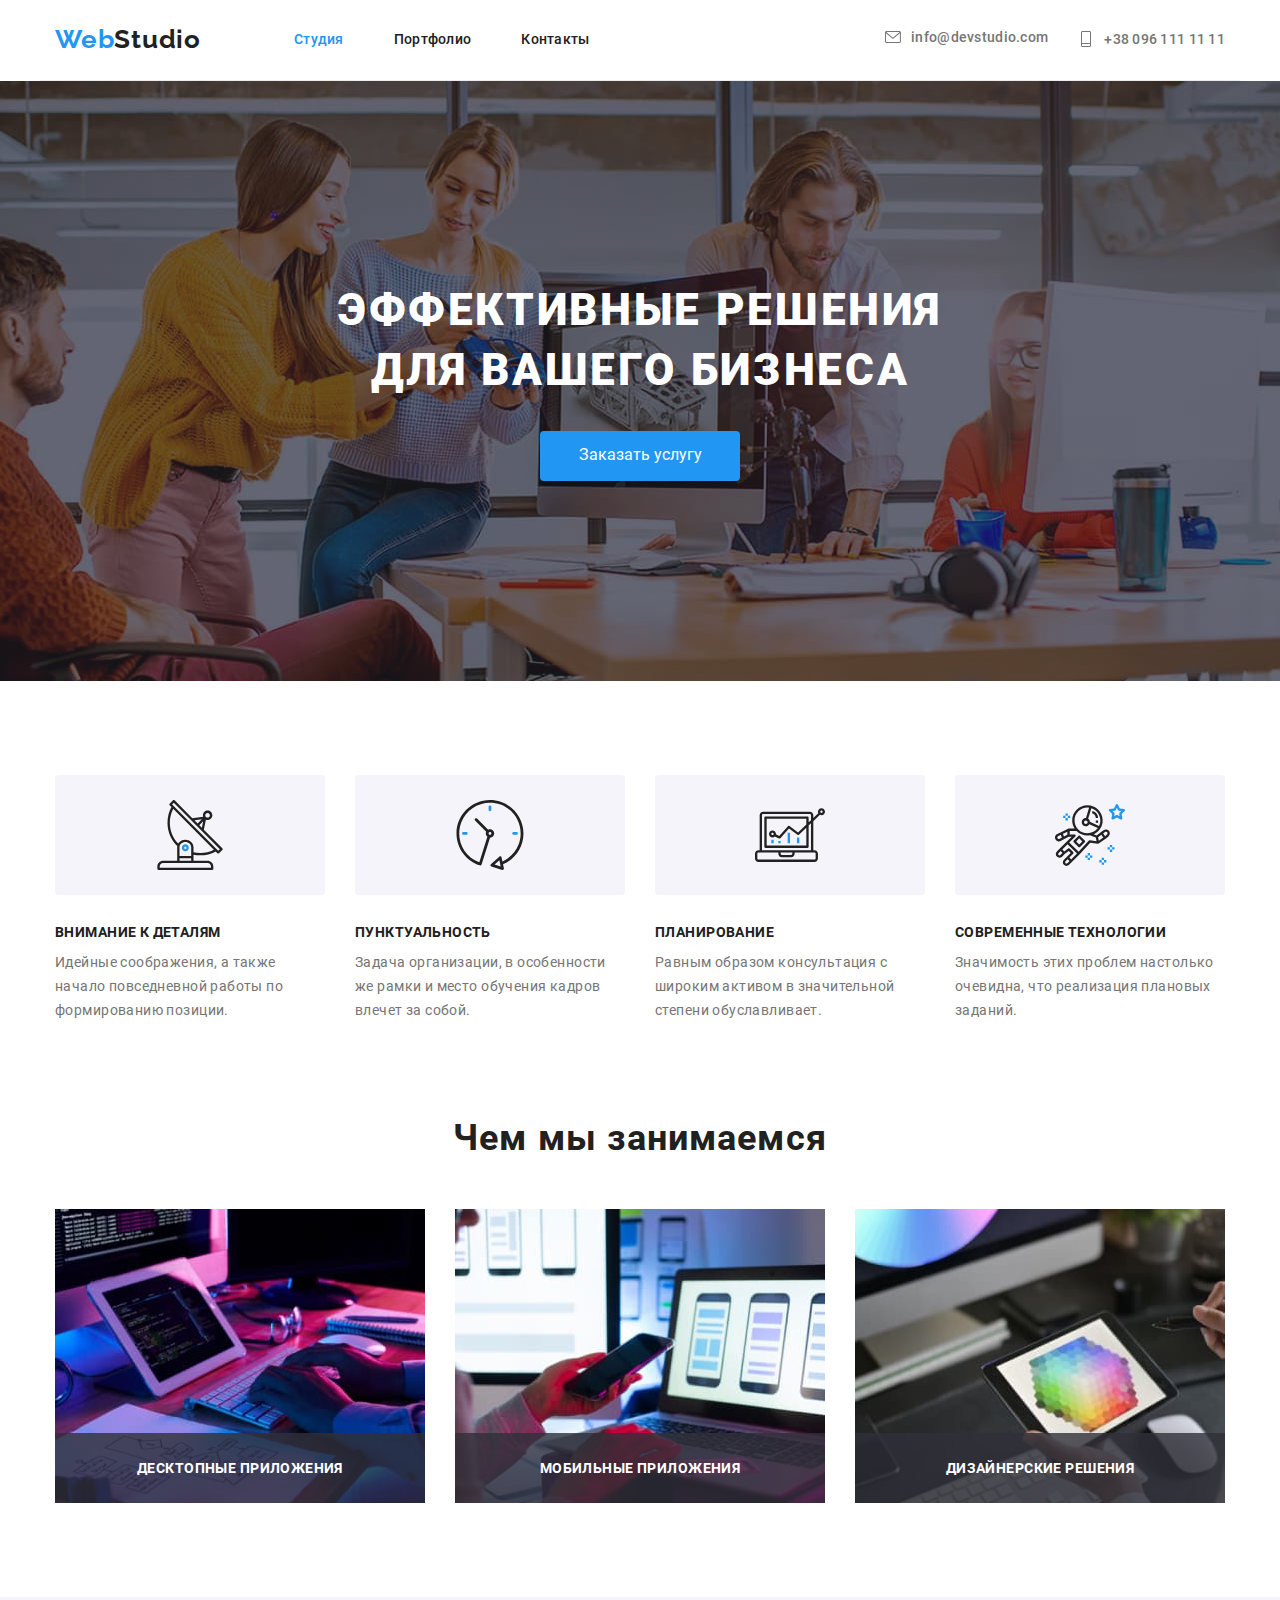
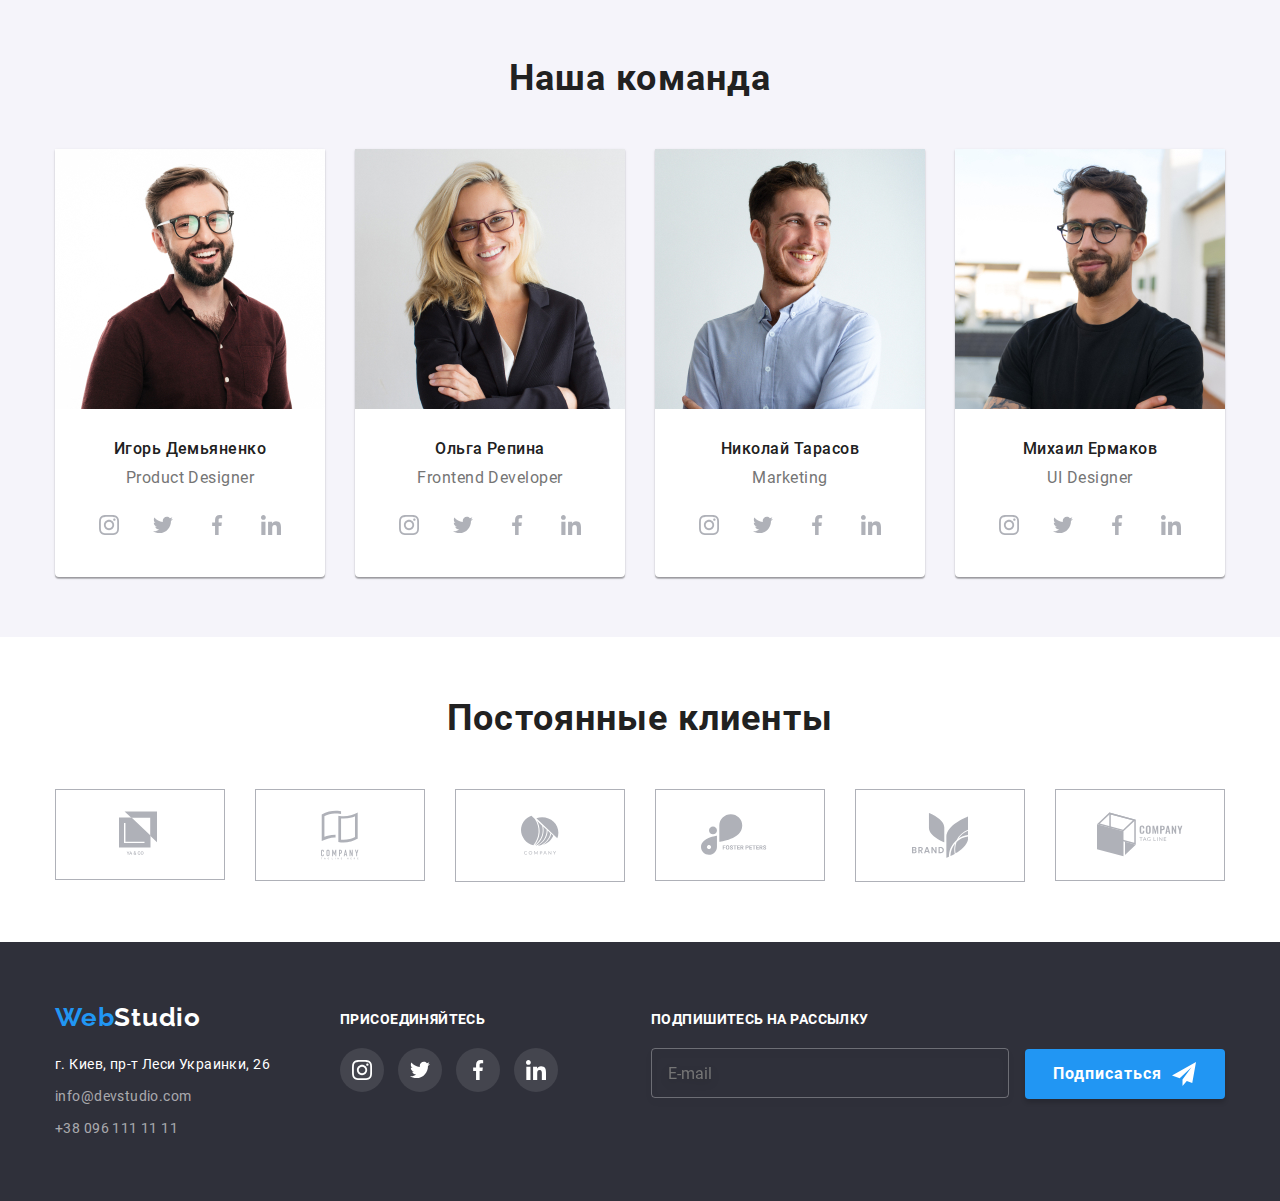
<file: index.html>
<!DOCTYPE html>
<html lang="ru">
    <head>
        <meta charset="UTF-8">
        <meta name="viewport" content="width=device-width, initial-scale=1.0"/>
        <title>Document</title>
        <link rel="stylesheet" href="https://cdnjs.cloudflare.com/ajax/libs/modern-normalize/1.0.0/modern-normalize.min.css">
        <link rel="stylesheet" href="css/main.min.css">
    </head>
    <body>
        <header class="header">
            <div class="container header__container">               
                <a class="logo" href="" lang="en">
                    <span class="logo__text">Web</span>Studio
                </a>
                <nav class="header__nav">
                    <div class="header__menu" data-menu>
                        <ul class="header__list-menu">
                            <li class="header__item"><a class="header__page header__page--active" href="./index.html">Студия</a></li>
                            <li class="header__item"><a class="header__page" href="./portfolio.html">Портфолио</a></li>
                            <li class="header__item"><a class="header__page" href="">Контакты</a></li>
                        </ul>
                        <ul class="header__list-contact">
                            <li class="header__list-item">
                                <a class="header__page-tell header__page--contact" href="tel:+380961111111">
                                    +38 096 111 11 11
                                </a>
                            </li>
                            <li class="header__item-contact">
                                <a class="header__page-email header__page--contact" href="mailto:info@devstudio.com">
                                    info@devstudio.com
                                </a>
                            </li>                                
                        </ul>
                        <ul class="header__social">
                            <li class="header__social-link"><a class="header__social-text"> Instagram</a></li>
                            <li class="header__social-link"><a class="header__social-text">Twitter</a></li>
                            <li class="header__social-link"><a class="header__social-text">Facebook</a></li>
                            <li><a class="header__social-text">LinkedIn</a></li>
                        </ul>                                                
                    </div>
                    <button type="button" class="header__button" aria-expanded="false" data-menu-button>
                        <svg weight="24" height="16" aria-label="переключатель мобильного меню" >
                            <use class="header__button-menu" href="./img/symbol-defs.svg#icon-menu"></use>
                            <use class="header__button-close" href="./img/symbol-defs.svg#icon-close-menu"></use>
                        </svg>
                    </button>
                </nav>
                <div class="header__contact">
                    <ul class="header__list">
                        <li class="header__item-contact">
                            <a class="header__page-contact header__page--contact" href="mailto:info@devstudio.com">
                                <svg weight="16" height="12" class="header__icon">
                                    <use href="./img/symbol-defs.svg#icon-email"></use>
                                </svg>
                                info@devstudio.com
                            </a>
                        </li>
                        <li>
                            <a class="header__page-contact header__page--contact" href="tel:+380961111111">
                                <svg weight="10" height="16" class="header__icon">
                                    <use href="./img/symbol-defs.svg#icon-tell"></use>
                                </svg>
                                +38 096 111 11 11
                            </a>
                        </li>                                                              
                    </ul>
                </div>                
            </div>   
        </header>

        <main>
            <!--Герой-->
            <div class="hero">
                <div class="hero__overlay">
                    <section class="hero__section container" > 
                            <h1 class="hero__title">Эффективные решения для вашего бизнеса</h1>
                            <button type="button" class="hero__button" data-modal-open>Заказать услугу</button>
                    </section>
                </div>
            </div>

            <!--Особенности-->
            <section class="features">
                <div class="container">
                    <h2 class="features__title">Особенности</h2>
                    <ul class="features__list">
                        <li class="features__item">
                            <div class="features__icon">
                                <svg class="features__icon-size">
                                    <use href="./img/symbol-defs.svg#icon-antenna"></use>
                                </svg>
                            </div>
                            <h3 class="features__item-title">Внимание к деталям</h3>
                            <p class="features__item-text">Идейные соображения, а также начало повседневной работы по формированию позиции.</p>
                        </li>
                        <li class="features__item">
                            <div class="features__icon">
                                <svg class="features__icon-size">
                                    <use href="./img/symbol-defs.svg#icon-clock"></use>
                                </svg>
                            </div>
                            <h3 class="features__item-title">Пунктуальность</h3>
                            <p class="features__item-text">Задача организации, в особенности же рамки и место обучения кадров влечет за собой.</p>
                        </li>
                        <li class="features__item">
                            <div class="features__icon">
                                <svg class="features__icon-size">
                                    <use href="./img/symbol-defs.svg#icon-diagram"></use>
                                </svg>
                            </div>
                            <h3 class="features__item-title">Планирование</h3>
                            <p class="features__item-text">Равным образом консультация с широким активом в значительной степени обуславливает.</p>
                        </li>
                        <li class="features__item">
                            <div class="features__icon">
                                <svg class="features__icon-size">
                                    <use href="./img/symbol-defs.svg#icon-astronaut"></use>
                                </svg>
                            </div>
                            <h3 class="features__item-title">Современные технологии</h3>
                            <p class="features__item-text">Значимость этих проблем настолько очевидна, что реализация плановых заданий.</p>
                        </li>
                    </ul>
                </div>
            </section>

            <!--Чем мы занимаемся-->
            <section class="work">
                <div class="container">
                    <h2 class="title">Чем мы занимаемся</h2>
                    <ul class="work__list">
                        <li class="work__item">
                           <div class="work__list">
                                <img class="img" srcset="./img/desk/gadget.jpg 1x, ./img/desk/gadget@2x.jpg 2x"
                                 src="./img/desk/gadget.jpg" alt="Планшет с клавиатурой" width="370"/>
                                <h3 class="work__text">Десктопные приложения</h3>
                           </div>
                        </li>
                        <li class="work__item">
                            <div class="work__list">
                                <img class="work__img" srcset="./img/desk/phone.jpg 1x, ./img/desk/phone@2x.jpg 2x" 
                                src="./img/phone.jpg" alt="Телефон" width="370"/>
                                <h3 class="work__text">Мобильные приложения</h3>
                            </div>
                        </li>
                        <li class="work__item">
                            <div class="work__list">
                                <img class="work__img" srcset="./img/desk/tablet.jpg 1x, ./img/desk/tablet@2x.jpg 2x"
                                 src="./img/desk/tablet.jpg" alt="Планшет" width="370"/>
                                <h3 class="work__text">Дизайнерские решения</h3>
                            </div>
                        </li>
                    </ul>
                </div>
            </section>

            <!--Наша команда-->
            <section class="team">
                <div class="container">
                    <h2 class="title">Наша команда</h2>
                    <ul class="team__list">
                        <li class="team__item">
                            <picture>
                                <source srcset="./img/desk/Product-Designer.jpg 1x, ./img/desk/Product-Designer@2x.jpg 2x" media="(min-width: 1200px)"/>
                                <source srcset="./img/tablet/Product-Designer.jpg 1x, ./img/tablet/Product-Designer@2x.jpg 2x" media="(min-width: 768px)"/>
                                <source srcset="./img/mobile/Product-Designer.jpg 1x, ./img/mobile/Product-Designer@2x.jpg 2x" media="(min-width: 480px)"/>
                                <img src="./img/mobile/Product-Designer.jpg" alt="Игорь Демьяненко"/>
                            </picture>
                            <h3 class="team__item-title">Игорь Демьяненко</h3>
                            <p class="team__item-text">Product Designer</p>
                            <ul class="social">
                                <li class="social__item">
                                    <a class="social__link" href="">
                                        <svg class="social__img">
                                            <use href="./img/symbol-defs.svg#icon-instagram"></use>
                                        </svg>
                                    </a>
                                </li>
                                <li class="social__item">
                                    <a class="social__link" href="">
                                        <svg class="social__img">
                                            <use href="./img/symbol-defs.svg#icon-twitter"></use>
                                        </svg>
                                    </a>
                                </li>
                                <li class="social__item">
                                    <a class="social__link" href="">
                                        <svg class="social__img">
                                            <use href="./img/symbol-defs.svg#icon-facebook"></use>
                                        </svg>
                                    </a>
                                </li>
                                <li class="social__item">
                                    <a class="social__link" href="">
                                        <svg class="social__img">
                                            <use href="./img/symbol-defs.svg#icon-linkedin"></use>
                                        </svg>
                                    </a>
                                </li>
                            </ul>
                        </li>
                        <li class="team__item">
                            <picture>
                                <source srcset="./img/desk/Developer.jpg 1x, ./img/desk/Developer@2x.jpg 2x" media="(min-width: 1200px)"/>
                                <source srcset="./img/tablet/Developer.jpg 1x, ./img/tablet/Developer@2x.jpg 2x" media="(min-width: 768px)"/>
                                <source srcset="./img/mobile/Developer.jpg 1x, ./img/mobile/Developer@2x.jpg 2x" media="(min-width: 480px)"/>
                                <img src="./img/mobile/Developer.jpg" alt="Ольга Репина">
                            </picture>
                            <h3 class="team__item-title">Ольга Репина</h3>
                            <p class="team__item-text">Frontend Developer</p>
                            <ul class="social">
                                <li class="social__item">
                                    <a class="social__link" href="">
                                        <svg class="social__img">
                                            <use href="./img/symbol-defs.svg#icon-instagram"></use>
                                        </svg>
                                    </a>
                                </li>
                                <li class="social__item">
                                    <a class="social__link" href="">
                                        <svg class="social__img">
                                            <use href="./img/symbol-defs.svg#icon-twitter"></use>
                                        </svg>
                                    </a>
                                </li>
                                <li class="social__item">
                                    <a class="social__link" href="">
                                        <svg class="social__img">
                                            <use href="./img/symbol-defs.svg#icon-facebook"></use>
                                        </svg>
                                    </a>
                                </li>
                                <li class="social__item">
                                    <a class="social__link" href="">
                                        <svg class="social__img">
                                            <use href="./img/symbol-defs.svg#icon-linkedin"></use>
                                        </svg>
                                    </a>
                                </li>
                            </ul>
                        </li>
                        <li class="team__item">
                            <picture>
                                <source srcset="./img/desk/marketing.jpg 1x, ./img/desk/marketing@2x.jpg 2x" media="(min-width: 1200px)"/>
                                <source srcset="./img/tablet/marketing.jpg 1x, ./img/tablet/marketing@2x.jpg 2x" media="(min-width: 768px)"/>
                                <source srcset="./img/mobile/marketing.jpg 1x, ./img/mobile/marketing@2x.jpg 2x" media="(min-width: 480px)"/>
                                <img src="./img/mobile/marketing.jpg" alt="Николай Тарасов">
                            </picture>                           
                            <h3 class="team__item-title">Николай Тарасов</h3>
                            <p class="team__item-text">Marketing</p>
                            <ul class="social">
                                <li class="social__item">
                                    <a class="social__link" href="">
                                        <svg class="social__img">
                                            <use href="./img/symbol-defs.svg#icon-instagram"></use>
                                        </svg>
                                    </a>
                                </li>
                                <li class="social__item">
                                    <a class="social__link" href="">
                                        <svg class="social__img">
                                            <use href="./img/symbol-defs.svg#icon-twitter"></use>
                                        </svg>
                                    </a>
                                </li>
                                <li class="social__item">
                                    <a class="social__link" href="">
                                        <svg class="social__img">
                                            <use href="./img/symbol-defs.svg#icon-facebook"></use>
                                        </svg>
                                    </a>
                                </li>
                                <li class="social__item">
                                    <a class="social__link" href="">
                                        <svg class="social__img">
                                            <use href="./img/symbol-defs.svg#icon-linkedin"></use>
                                        </svg>
                                    </a>
                                </li>
                            </ul>
                        </li>
                        <li class="team__item">
                            <picture>
                                <source srcset="./img/desk/UI-designer.jpg 1x, ./img/desk/UI-designer@2x.jpg 2x" media="(min-width: 1200px)"/>
                                <source srcset="./img/tablet/UI-designer.jpg 1x, ./img/tablet/UI-designer@2x.jpg 2x" media="(min-width: 768px)"/>
                                <source srcset="./img/mobile/UI-designer.jpg 1x, ./img/mobile/UI-designer@2x.jpg 2x" media="(min-width: 480px)"/>
                                <img src="./img/mobile/UI-designer.jpg" alt="Михаил Ермаков">
                            </picture>
                           
                            <h3 class="team__item-title">Михаил Ермаков</h3>
                            <p class="team__item-text">UI Designer</p>
                            <ul class="social">
                                <li class="social__item">
                                    <a class="social__link" href="">
                                        <svg class="social__img">
                                            <use href="./img/symbol-defs.svg#icon-instagram"></use>
                                        </svg>
                                    </a>
                                </li>
                                <li class="social__item">
                                    <a class="social__link" href="">
                                        <svg class="social__img">
                                            <use href="./img/symbol-defs.svg#icon-twitter"></use>
                                        </svg>
                                    </a>
                                </li>
                                <li class="social__item">
                                    <a class="social__link" href="">
                                        <svg class="social__img">
                                            <use href="./img/symbol-defs.svg#icon-facebook"></use>
                                        </svg>
                                    </a>
                                </li>
                                <li class="social__item">
                                    <a class="social__link" href="">
                                        <svg class="social__img">
                                            <use href="./img/symbol-defs.svg#icon-linkedin"></use>
                                        </svg>
                                    </a>
                                </li>
                            </ul>
                        </li>
                    </ul>
                </div>
            </section>

            <!-- Наши клиенты-->
            <section class="client">
                <div class="container">
                    <h2 class="title">Постоянные клиенты</h2>
                    <ul class="client__list">
                        <li class="client__item">
                            <a class="client__link client__link--ya-co" href="">
                                <svg weight="44.27" height="49.23" class="client__icon">
                                    <use href=./img/symbol-defs.svg#icon-ya-co>
                                    </use>
                                </svg>
                            </a>
                        </li>
                        <li class="client__item">
                            <a class="client__link client__link--tag-line" href="">
                                <svg weight="40" height="52" class="client__icon">
                                    <use href=./img/symbol-defs.svg#icon-tag-line>
                                    </use>
                                </svg>
                            </a>
                        </li>
                        <li class="client__item">
                            <a class="client__link client__link--company" href="">
                                <svg weight="41" height="42.6" class="client__icon">
                                    <use href=./img/symbol-defs.svg#icon-company>
                                    </use>
                                </svg>
                            </a>
                        </li>
                        <li class="client__item">
                            <a class="client__link client__link--foster-peters" href="">
                                <svg weight="79.66" height="42.02" class="client__icon">
                                    <use href=./img/symbol-defs.svg#icon-foster-peters>
                                    </use>
                                </svg>
                            </a>
                        </li>
                        <li class="client__item">
                            <a class="client__link client__link--brand" href="">
                                <svg weight="59" height="47" class="client__icon">
                                    <use href=./img/symbol-defs.svg#icon-brand>
                                    </use>
                                </svg>
                            </a>
                        </li>
                        <li class="client__item">
                            <a class="client__link client__link--teg-company" href="">
                                <svg weight="88.48" height="45.44" class="client__icon">
                                    <use href=./img/symbol-defs.svg#icon-teg-company>
                                    </use>
                                </svg>
                            </a>
                        </li>
                    </ul>
                </div>
            </section>
        </main>

        <!-- подвал-->    

        <footer class="footer">
            <div class="container footer__container">
                <div class="footer__info-container">
                    <div>
                        <a class="logo logo__footer-logo" href="" lang="en">
                            <span class="logo__text">Web</span>Studio
                        </a>
                        <address class="footer__address">
                            <p class="footer__address-office">г. Киев, пр-т Леси Украинки, 26</p>
                            <p class="footer__address-contact"><a href="mailto:info@devstudio.com">info@devstudio.com</a></p>
                            <p class="footer__address-contact"><a href="tel:+380961111111">+38 096 111 11 11</a></p>
                        </address>
                    </div>
                    <div class="footer__social">
                        <h3 class="footer__title">присоединяйтесь</h3>
                        <ul class="footer__list">
                            <li class="social__item">
                                <a class="social__link social__footer-link" href="">
                                    <svg class="social__img">
                                        <use href="./img/symbol-defs.svg#icon-instagram"></use>
                                    </svg>
                                </a>
                            </li>
                            <li class="social__item">
                                <a class="social__link social__footer-link" href="">
                                    <svg class="social__img">
                                        <use href="./img/symbol-defs.svg#icon-twitter"></use>
                                    </svg>
                                </a>
                            </li>
                            <li class="social__item">
                                <a class="social__link social__footer-link" href="">
                                    <svg class="social__img">
                                        <use href="./img/symbol-defs.svg#icon-facebook"></use>
                                    </svg>
                                </a>
                            </li>
                            <li class="social__item">
                                <a class="social__link social__footer-link" href="">
                                    <svg class="social__img">
                                        <use href="./img/symbol-defs.svg#icon-linkedin"></use>
                                    </svg>
                                </a>
                            </li>
                        </ul>
                    </div>
                </div>
                <div class="footer__sub" >
                    <h3 class="footer__title" >Подпишитесь на рассылку</h3>
                    <form class="footer__form" action="">
                        <input type="email" name="email" placeholder="E-mail" class="footer__input" >
                        <button type="submit" class="footer__button" >
                            <div class="footer__button-send">
                                <span >Подписаться</span> 
                                <svg class="footer__send-icon" >
                                    <use href="./img/symbol-defs.svg#icon-send"></use>
                                </svg>
                            </div>                           
                    </button>
                    </form>                            
                </div>
            </div>
        </footer>

        <!--Модальное окно-->
        <div class="backdrop backdrop__is-hidden" data-modal>
            <div class="modal">
                <button class="modal__close" data-modal-close>
                    <svg class="modal__img">
                        <use href="./img/symbol-defs.svg#icon-close"></use>
                    </svg>
                </button>
                <div>
                    <h3 class="modal__title" >Оставьте свои данные, мы вам перезвоним</h3>
                    <form action="">
                        <label class="form">
                            <span class="form__text">Имя</span> 
                            <div class="form__field">
                                <input type="text" name="name" class="form__input">
                                <svg class="form__img">
                                    <use href="./img/symbol-defs.svg#icon-person"></use>
                                </svg>
                            </div>                            
                        </label>
                        <label class="form">
                            <span class="form__text">Телефон</span> 
                            <div class="form__field">
                                <input type="text" name="phone" class="form__input">
                                <svg class="form__img">
                                    <use href="./img/symbol-defs.svg#icon-phone"></use>
                                </svg>
                            </div>                            
                        </label>
                        <label class="form">
                            <span class="form__text">Почта</span> 
                            <div class="form__field">
                                <input type="text" name="email" class="form__input">
                                <svg class="form__img">
                                    <use href="./img/symbol-defs.svg#icon-email-form"></use>
                                </svg>
                            </div>                            
                        </label>
                        <label for="" class="form form--comment">
                            <span class="form__text">Комментарий</span>
                            <textarea name="comment" id="" class="form__textarea form__text" placeholder="Введите текст"></textarea>                                                      
                        </label>
                        <div class="agree">                            
                            <input type="checkbox" name="agree" id="check" class="agree__old-checkbox">
                            <label for="check">
                                <span class="agree__text">
                                        Соглашаюсь с рассылкой и принимаю
                                </span>                                                                                
                            </label>
                            <a href="" class="agree__link">Условия договора</a> 
                        </div>
                        <button type="submit" class="form__button">Отправить</button>                     
                    </form>
                </div>
            </div>
            
        </div>

        <script src="./js/modal.js"></script>
        <script src="js/menu.js"></script>

    </body>
</html>
</file>
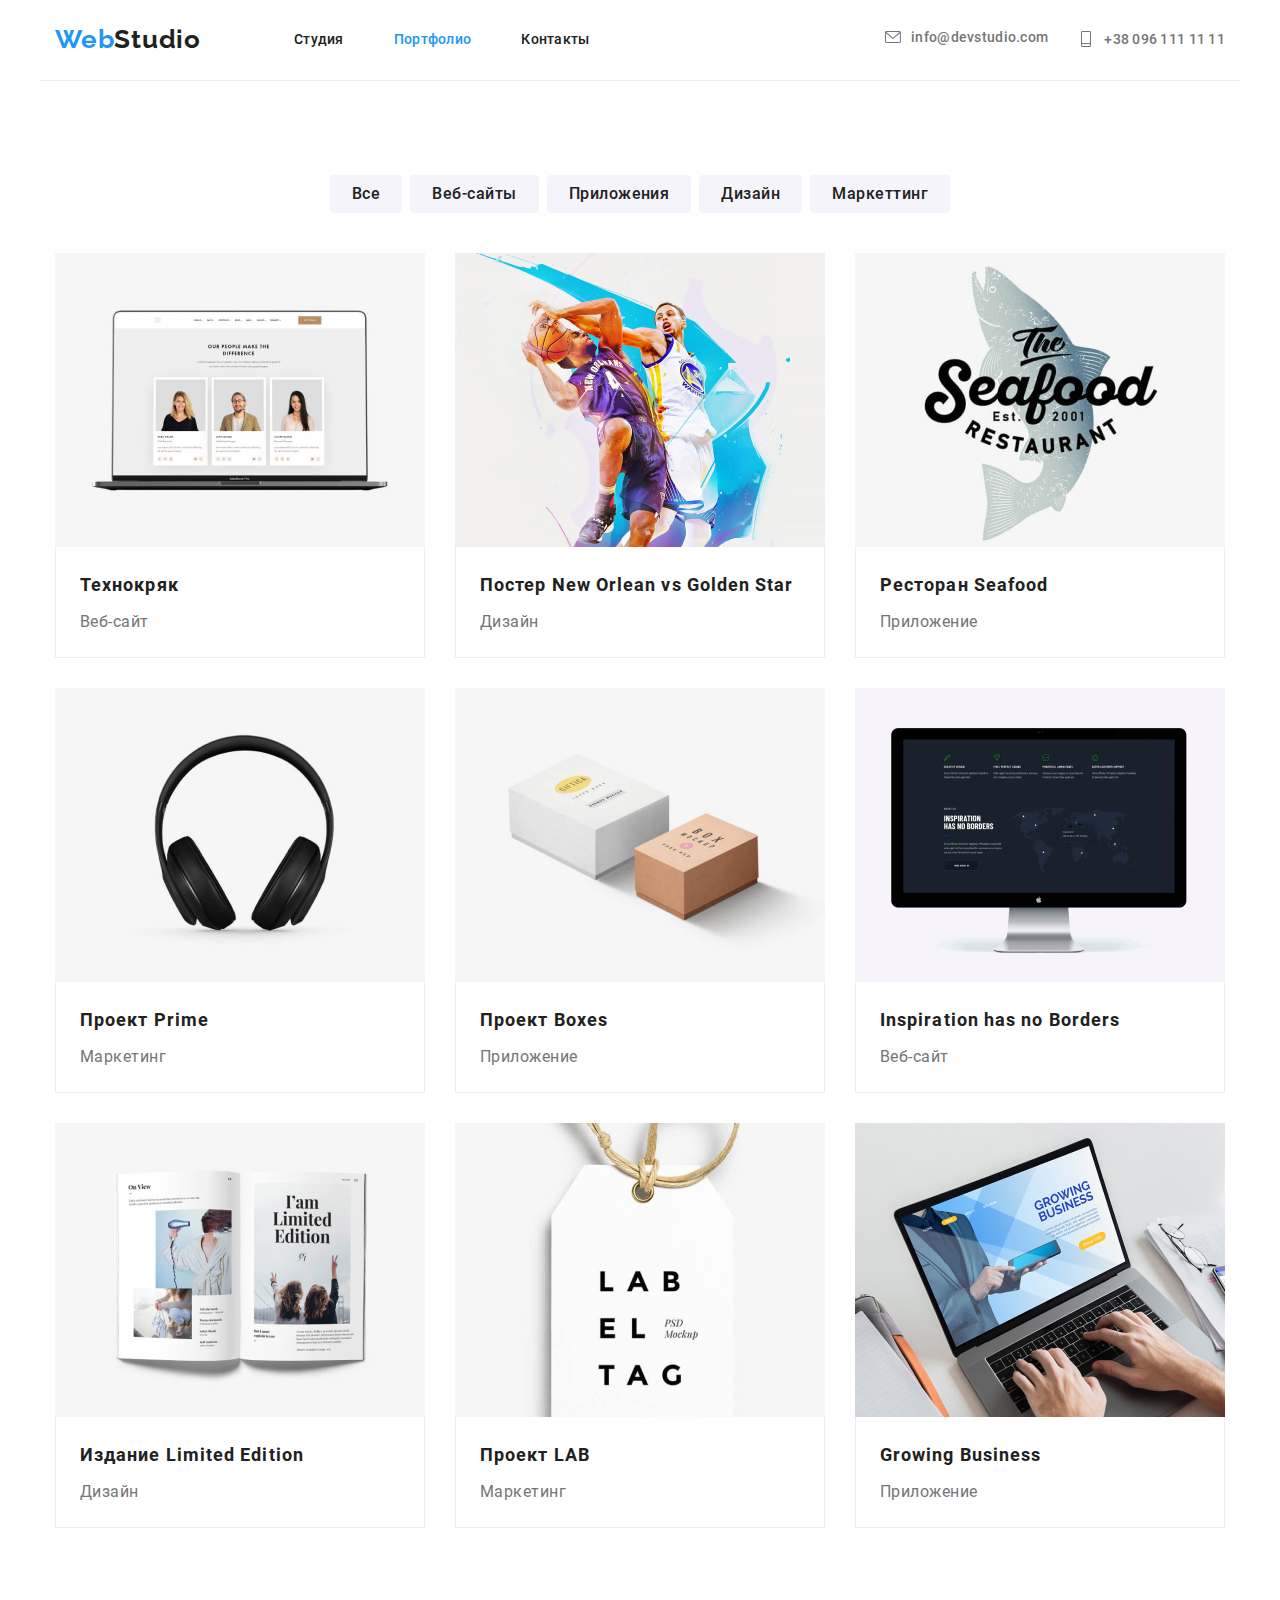
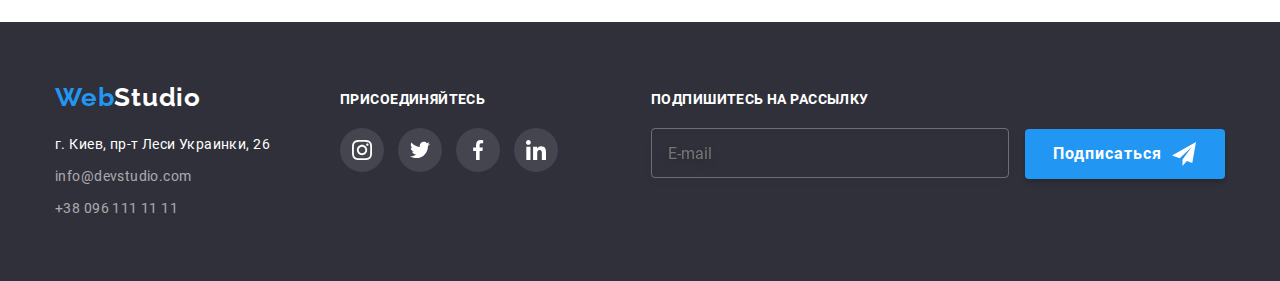
<file: portfolio.html>
<!DOCTYPE html>
<html lang="ru">
    <head>
        <meta charset="UTF-8">
        <meta name="viewport" content="width=device-width, initial-scale=1.0"/>
        <title>Document</title>
        <link rel="stylesheet" href="https://cdnjs.cloudflare.com/ajax/libs/modern-normalize/1.0.0/modern-normalize.min.css">
        <link rel="stylesheet" href="css/main.min.css">
    </head>
    <body>
        <header class="header">
            <div class="container header__container">               
                <a class="logo" href="" lang="en">
                    <span class="logo__text">Web</span>Studio
                </a>
                <nav class="header__nav">
                    <div class="header__menu" data-menu>
                        <ul class="header__list-menu">
                            <li class="header__item"><a class="header__page" href="./index.html">Студия</a></li>
                            <li class="header__item"><a class="header__page header__page--active" href="./portfolio.html">Портфолио</a></li>
                            <li class="header__item"><a class="header__page" href="">Контакты</a></li>
                        </ul>
                        <ul class="header__list-contact">
                            <li class="header__list-item">
                                <a class="header__page-tell header__page--contact" href="tel:+380961111111">
                                    +38 096 111 11 11
                                </a>
                            </li>
                            <li class="header__item-contact">
                                <a class="header__page-email header__page--contact" href="mailto:info@devstudio.com">
                                    info@devstudio.com
                                </a>
                            </li>                                
                        </ul>
                        <ul class="header__social">
                            <li class="header__social-link"><a class="header__social-text"> Instagram</a></li>
                            <li class="header__social-link"><a class="header__social-text">Twitter</a></li>
                            <li class="header__social-link"><a class="header__social-text">Facebook</a></li>
                            <li><a class="header__social-text">LinkedIn</a></li>
                        </ul>                                                
                    </div>
                    <button type="button" class="header__button" aria-expanded="false" data-menu-button>
                        <svg weight="24" height="16" aria-label="переключатель мобильного меню" >
                            <use class="header__button-menu" href="./img/symbol-defs.svg#icon-menu"></use>
                            <use class="header__button-close" href="./img/symbol-defs.svg#icon-close-menu"></use>
                        </svg>
                    </button>
                </nav>
                <div class="header__contact">
                    <ul class="header__list">
                        <li class="header__item-contact">
                            <a class="header__page-contact header__page--contact" href="mailto:info@devstudio.com">
                                <svg weight="16" height="12" class="header__icon">
                                    <use href="./img/symbol-defs.svg#icon-email"></use>
                                </svg>
                                info@devstudio.com
                            </a>
                        </li>
                        <li>
                            <a class="header__page-contact header__page--contact" href="tel:+380961111111">
                                <svg weight="10" height="16" class="header__icon">
                                    <use href="./img/symbol-defs.svg#icon-tell"></use>
                                </svg>
                                +38 096 111 11 11
                            </a>
                        </li>                                                              
                    </ul>
                </div>                
            </div>   
        </header>

        <main>
            <!--Кнопки фильтр-->
            <section class="project">
                <div class="container">
                    <ul class="filter">
                        <li class="filter__item">
                            <button type="button" class="filter__button">Все</button>
                        </li>
                        <li class="filter__item">
                            <button type="button" class="filter__button">Веб-сайты</button>
                        </li>
                        <li class="filter__item">
                            <button type="button" class="filter__button">Приложения</button>
                        </li>
                        <li class="filter__item">
                            <button type="button" class="filter__button">Дизайн</button>
                        </li>
                        <li class="filter__item">
                            <button type="button" class="filter__button">Маркеттинг</button>
                        </li>
                    </ul>
            
                    <ul class="card">
                        <li class="card__item ">
                            <a class="card__link" href="">
                                <div class="card__img">
                                    <picture>
                                        <source srcset="./img/desk/tehno-team.jpg 1x, ./img/desk/tehno-team@2x.jpg 2x" media="(min-width: 1200px)">
                                        <source srcset="./img/tablet/tehno-team.jpg 1x, ./img/tablet/tehno-team@2x.jpg 2x" media="(min-width: 768px)">
                                        <source srcset="./img/mobile/tehno-team.jpg 1x, ./img/mobile/tehno-team@2x.jpg 2x" media="(min-width: 480px)">
                                        <img class="img" src="./img/mobile/tehno-team.jpg" alt="Ноутбук">
                                    </picture>                            
                                    <div class="card__img--overlay">
                                        <p class="card__img--overlay-text">Технокряк это современная площадка распространения коронавируса. Компании используют эту платформу для цифрового шпионажа и атак на защищённые сервера конкурентов.</p>
                                    </div>
                                </div>
                                <div class="card__title">
                                    <h3 class="card__item-title">Технокряк</h3>
                                    <p class="card__item-text">Веб-сайт</p>
                                </div>
                            </a> 
                        </li>
                        <li class="card__item"> 
                            <a class="card__link" href="">
                                <div class="card__img">
                                    <picture>
                                        <source srcset="./img/desk/bascet.jpg 1x, ./img/desk/bascet@2x.jpg 2x" media="(min-width: 1200px)">
                                        <source srcset="./img/tablet/bascet.jpg 1x, ./img/tablet/bascet@2x.jpg 2x" media="(min-width: 768px)">
                                        <source srcset="./img/mobile/bascet.jpg 1x, ./img/mobile/bascet@2x.jpg 2x" media="(min-width: 480px)">
                                            <img class="img" src="./img/mobile/bascet.jpg" alt="Баскетболисты">
                                    </picture>
                                    
                                    <div class="card__img--overlay">
                                        <p class="card__img--overlay-text">Технокряк это современная площадка распространения коронавируса. Компании используют эту платформу для цифрового шпионажа и атак на защищённые сервера конкурентов.</p>
                                    </div>
                                </div>
                                <div class="card__title">
                                    <h3 class="card__item-title">Постер New Orlean vs Golden Star</h3>
                                    <p class="card__item-text">Дизайн</p>
                                </div>
                            </a>
                        </li>
                        <li class="card__item"> 
                            <a class="card__link" href="">
                                <div class="card__img">
                                    <picture>
                                        <source srcset="./img/desk/seafood.jpg 1x, ./img/desk/seafood@2x.jpg 2x" media="(min-width: 1200px)">
                                        <source srcset="./img/tablet/seafood.jpg 1x, ./img/tablet/seafood@2x.jpg 2x" media="(min-width: 768px)">
                                        <source srcset="./img/mobile/seafood.jpg 1x, ./img/mobile/seafood@2x.jpg 2x" media="(min-width: 480px)">
                                             <img class="img" src="./img/mobile/seafood.jpg" alt="Эмблема">
                                    </picture>
                                   
                                    <div class="card__img--overlay">
                                        <p class="card__img--overlay-text">Технокряк это современная площадка распространения коронавируса. Компании используют эту платформу для цифрового шпионажа и атак на защищённые сервера конкурентов.</p>
                                    </div>
                                </div>
                                <div class="card__title">
                                    <h3 class="card__item-title">Ресторан Seafood</h3>
                                    <p class="card__item-text">Приложение</p>
                                </div>
                            </a>
                        </li>
                        <li class="card__item"> 
                            <a class="card__link" href="">
                                <div class="card__img">
                                    <picture>
                                        <source srcset="./img/desk/prime.jpg 1x, ./img/desk/prime@2x.jpg 2x" media="(min-width: 1200px)">
                                        <source srcset="./img/tablet/prime.jpg 1x, ./img/tablet/prime@2x.jpg 2x" media="(min-width: 768px)">
                                        <source srcset="./img/mobile/prime.jpg 1x, ./img/mobile/prime@2x.jpg 2x" media="(min-width: 480px)">
                                              <img class="img" src="./img/mobile/prime.jpg" alt="Наушники">
                                    </picture>
                                  
                                    <div class="card__img--overlay">
                                        <p class="card__img--overlay-text">Технокряк это современная площадка распространения коронавируса. Компании используют эту платформу для цифрового шпионажа и атак на защищённые сервера конкурентов.</p>
                                    </div>
                                </div>
                                <div class="card__title">
                                    <h3 class="card__item-title">Проект Prime</h3>
                                    <p class="card__item-text">Маркетинг</p>
                                </div>
                            </a>
                        </li>
                        <li class="card__item"> 
                            <a class="card__link" href="">
                                <div class="card__img">
                                    <picture>
                                        <source srcset="./img/desk/boxes.jpg 1x, ./img/desk/boxes@2x.jpg 2x" media="(min-width: 1200px)">
                                        <source srcset="./img/tablet/boxes.jpg 1x, ./img/tablet/boxes@2x.jpg 2x" media="(min-width: 768px)">
                                        <source srcset="./img/mobile/boxes.jpg 1x, ./img/mobile/boxes@2x.jpg 2x" media="(min-width: 480px)">
                                               <img class="img" src="./img/mobile/boxes.jpg" alt="Коробки">
                                    </picture>
                                 
                                    <div class="card__img--overlay">
                                        <p class="card__img--overlay-text">Технокряк это современная площадка распространения коронавируса. Компании используют эту платформу для цифрового шпионажа и атак на защищённые сервера конкурентов.</p>
                                    </div>
                                </div>
                                <div class="card__title">
                                    <h3 class="card__item-title">Проект Boxes</h3>
                                    <p class="card__item-text">Приложение</p>
                                </div>
                            </a>
                        </li>
                        <li class="card__item"> 
                            <a class="card__link" href="">
                                <div class="card__img">
                                    <picture>
                                        <source srcset="./img/desk/monitor.jpg 1x, ./img/desk/monitor@2x.jpg 2x" media="(min-width: 1200px)">
                                        <source srcset="./img/tablet/monitor.jpg 1x, ./img/tablet/monitor@2x.jpg 2x" media="(min-width: 768px)">
                                        <source srcset="./img/mobile/monitor.jpg 1x, ./img/mobile/monitor@2x.jpg 2x" media="(min-width: 480px)">
                                             <img class="img" src="./img/mobile/monitor.jpg" alt="Монитор">
                                    </picture>
                                   
                                    <div class="card__img--overlay">
                                        <p class="card__img--overlay-text">Технокряк это современная площадка распространения коронавируса. Компании используют эту платформу для цифрового шпионажа и атак на защищённые сервера конкурентов.</p>
                                    </div>
                                </div>
                                <div class="card__title">
                                    <h3 class="card__item-title" lang="en">Inspiration has no Borders</h3>
                                    <p class="card__item-text">Веб-сайт</p>
                                </div>
                            </a>
                        </li>
                        <li class="card__item"> 
                            <a class="card__link" href="">
                                <div class="card__img">
                                    <picture>
                                        <source srcset="./img/desk/book.jpg 1x, ./img/desk/book@2x.jpg 2x" media="(min-width: 1200px)">
                                        <source srcset="./img/tablet/book.jpg 1x, ./img/tablet/book@2x.jpg 2x" media="(min-width: 768px)">
                                        <source srcset="./img/mobile/book.jpg 1x, ./img/mobile/book@2x.jpg 2x" media="(min-width: 480px)">
                                        <img class="img" src="./img/mobile/book.jpg" alt="Книга">
                                    </picture>
                              
                                    <div class="card__img--overlay">
                                        <p class="card__img--overlay-text">Технокряк это современная площадка распространения коронавируса. Компании используют эту платформу для цифрового шпионажа и атак на защищённые сервера конкурентов.</p>
                                    </div>
                                </div>
                                <div class="card__title">
                                    <h3 class="card__item-title">Издание Limited Edition</h3>
                                    <p class="card__item-text">Дизайн</p>
                                </div>
                            </a>
                        </li>
                        <li class="card__item"> 
                            <a class="card__link" href="">
                                <div class="card__img">
                                    <picture>
                                        <source srcset="./img/desk/lab.jpg 1x, ./img/desk/lab@2x.jpg 2x" media="(min-width: 1200px)">
                                        <source srcset="./img/tablet/lab.jpg 1x, ./img/tablet/lab@2x.jpg 2x" media="(min-width: 768px)">
                                        <source srcset="./img/mobile/lab.jpg 1x, ./img/mobile/lab@2x.jpg 2x" media="(min-width: 480px)">
                                                   <img class="img" src="./img/mobile/lab.jpg" alt="Бирка">
                                    </picture>
                             
                                    <div class="card__img--overlay">
                                        <p class="card__img--overlay-text">Технокряк это современная площадка распространения коронавируса. Компании используют эту платформу для цифрового шпионажа и атак на защищённые сервера конкурентов.</p>
                                    </div>
                                </div>
                                <div class="card__title">
                                    <h3 class="card__item-title">Проект LAB</h3>
                                    <p class="card__item-text">Маркетинг</p>
                                </div>
                            </a>
                        </li>
                        <li class="card__item"> 
                            <a class="card__link" href="">
                                <div class="card__img">
                                    <picture>
                                        <source srcset="./img/desk/leptop.jpg 1x, ./img/desk/leptop@2x.jpg 2x" media="(min-width: 1200px)">
                                        <source srcset="./img/tablet/leptop.jpg 1x, ./img/tablet/leptop@2x.jpg 2x" media="(min-width: 768px)">
                                        <source srcset="./img/mobile/leptop.jpg 1x, ./img/mobile/leptop@2x.jpg 2x" media="(min-width: 480px)">
                                            <img class="img" src="./img/mobile/leptop.jpg" alt="Компьютер">
                                    </picture>
                                    
                                    <div class="card__img--overlay">
                                        <p class="card__img--overlay-text">Технокряк это современная площадка распространения коронавируса. Компании используют эту платформу для цифрового шпионажа и атак на защищённые сервера конкурентов.</p>
                                    </div>                                
                                </div>
                                <div class="card__title">
                                    <h3 class="card__item-title" lang="en">Growing Business</h3>
                                    <p class="card__item-text">Приложение</p>
                                </div>
                            </a>
                        </li>
                    </ul>
                </div>
            </section>
        </main>

        <footer class="footer">
            <div class="container footer__container">
                <div class="footer__info-container">
                    <div>
                        <a class="logo logo__footer-logo" href="" lang="en">
                            <span class="logo__text">Web</span>Studio
                        </a>
                        <address class="footer__address">
                            <p class="footer__address-office">г. Киев, пр-т Леси Украинки, 26</p>
                            <p class="footer__address-contact"><a href="mailto:info@devstudio.com">info@devstudio.com</a></p>
                            <p class="footer__address-contact"><a href="tel:+380961111111">+38 096 111 11 11</a></p>
                        </address>
                    </div>
                    <div class="footer__social">
                        <h3 class="footer__title">присоединяйтесь</h3>
                        <ul class="footer__list">
                            <li class="social__item">
                                <a class="social__link social__footer-link" href="">
                                    <svg class="social__img">
                                        <use href="./img/symbol-defs.svg#icon-instagram"></use>
                                    </svg>
                                </a>
                            </li>
                            <li class="social__item">
                                <a class="social__link social__footer-link" href="">
                                    <svg class="social__img">
                                        <use href="./img/symbol-defs.svg#icon-twitter"></use>
                                    </svg>
                                </a>
                            </li>
                            <li class="social__item">
                                <a class="social__link social__footer-link" href="">
                                    <svg class="social__img">
                                        <use href="./img/symbol-defs.svg#icon-facebook"></use>
                                    </svg>
                                </a>
                            </li>
                            <li class="social__item">
                                <a class="social__link social__footer-link" href="">
                                    <svg class="social__img">
                                        <use href="./img/symbol-defs.svg#icon-linkedin"></use>
                                    </svg>
                                </a>
                            </li>
                        </ul>
                    </div>
                </div>
                <div class="footer__sub" >
                    <h3 class="footer__title" >Подпишитесь на рассылку</h3>
                    <form class="footer__form" action="">
                        <input type="email" name="email" placeholder="E-mail" class="footer__input" >
                        <button type="submit" class="footer__button" >
                            <div class="footer__button-send">
                                <span >Подписаться</span> 
                                <svg class="footer__send-icon" >
                                    <use href="./img/symbol-defs.svg#icon-send"></use>
                                </svg>
                            </div>                           
                    </button>
                    </form>                            
                </div>
            </div>
        </footer>
        <script src="js/menu.js"></script>

    </body>
</html>
</file>
<file: css/main.min.css>
@font-face{font-family:'Raleway';font-style:normal;font-weight:700;src:url("../fonts/raleway-v18-cyrillic-700.eot");src:local(""),url("../fonts/raleway-v18-cyrillic-700.eot?#iefix") format("embedded-opentype"),url("../fonts/raleway-v18-cyrillic-700.woff2") format("woff2"),url("../fonts/raleway-v18-cyrillic-700.woff") format("woff"),url("../fonts/raleway-v18-cyrillic-700.ttf") format("truetype"),url("../fonts/raleway-v18-cyrillic-700.svg#Raleway") format("svg")}@font-face{font-family:'Roboto';font-style:normal;font-weight:400;src:url("../fonts/roboto-v20-cyrillic-regular.eot");src:local(""),url("../fonts/roboto-v20-cyrillic-regular.eot?#iefix") format("embedded-opentype"),url("../fonts/roboto-v20-cyrillic-regular.woff2") format("woff2"),url("../fonts/roboto-v20-cyrillic-regular.woff") format("woff"),url("../fonts/roboto-v20-cyrillic-regular.ttf") format("truetype"),url("../fonts/roboto-v20-cyrillic-regular.svg#Roboto") format("svg")}@font-face{font-family:'Roboto';font-style:normal;font-weight:500;src:url("../fonts/roboto-v20-cyrillic-500.eot");src:local(""),url("../fonts/roboto-v20-cyrillic-500.eot?#iefix") format("embedded-opentype"),url("../fonts/roboto-v20-cyrillic-500.woff2") format("woff2"),url("../fonts/roboto-v20-cyrillic-500.woff") format("woff"),url("../fonts/roboto-v20-cyrillic-500.ttf") format("truetype"),url("../fonts/roboto-v20-cyrillic-500.svg#Roboto") format("svg")}@font-face{font-family:'Roboto';font-style:normal;font-weight:700;src:url("../fonts/roboto-v20-cyrillic-700.eot");src:local(""),url("../fonts/roboto-v20-cyrillic-700.eot?#iefix") format("embedded-opentype"),url("../fonts/roboto-v20-cyrillic-700.woff2") format("woff2"),url("../fonts/roboto-v20-cyrillic-700.woff") format("woff"),url("../fonts/roboto-v20-cyrillic-700.ttf") format("truetype"),url("../fonts/roboto-v20-cyrillic-700.svg#Roboto") format("svg")}@font-face{font-family:'Roboto';font-style:normal;font-weight:900;src:url("../fonts/roboto-v20-cyrillic-900.eot");src:local(""),url("../fonts/roboto-v20-cyrillic-900.eot?#iefix") format("embedded-opentype"),url("../fonts/roboto-v20-cyrillic-900.woff2") format("woff2"),url("../fonts/roboto-v20-cyrillic-900.woff") format("woff"),url("../fonts/roboto-v20-cyrillic-900.ttf") format("truetype"),url("../fonts/roboto-v20-cyrillic-900.svg#Roboto") format("svg")}body{font-family:Roboto, sans-serif;background-color:#fff}a{text-decoration:none}li{list-style:none}button{font-family:inherit}ul{margin-top:0;margin-bottom:0;padding-left:0}h1,h2,h3,p{margin-top:0;margin-bottom:0}.container{padding:0 15px;margin:0 auto}@media screen and (min-width: 480px){.container{width:480px}}@media screen and (min-width: 768px){.container{width:768px}}@media screen and (min-width: 1200px){.container{width:1200px}}.title{font-size:28px;line-height:1.18;text-align:center;letter-spacing:0.03em;color:#212121;padding-bottom:50px}@media screen and (min-width: 1200px){.title{font-size:36px;line-height:1.17}}img{display:block;max-width:100%;height:auto}.header{position:relative}.header__container{display:-webkit-box;display:-ms-flexbox;display:flex;-webkit-box-align:center;-ms-flex-align:center;align-items:center;padding-top:16px;padding-bottom:16px;border-bottom:1px solid #ECECEC}@media screen and (min-width: 768px){.header__container{padding-top:21px;padding-bottom:21px}}@media screen and (min-width: 1200px){.header__container{padding-top:24px;padding-bottom:25px}}@media screen and (max-width: 767px){.header__nav{margin-left:auto}}@media screen and (min-width: 1200px){.header__list{display:-webkit-box;display:-ms-flexbox;display:flex}}.header__menu{display:-webkit-box;display:-ms-flexbox;display:flex;-webkit-box-pack:center;-ms-flex-pack:center;justify-content:center;background-color:#fff}@media screen and (max-width: 767px){.header__menu{display:none;position:absolute;top:0;left:0;width:100%;padding:48px 83px 48px 40px}}@media screen and (max-width: 767px){.header__is-open{display:block}}.header__item:not(:last-child){margin-bottom:32px}@media screen and (min-width: 768px){.header__item:not(:last-child){margin-right:50px;margin-bottom:0}}@media screen and (min-width: 768px){.header__item{display:-webkit-box;display:-ms-flexbox;display:flex;-webkit-box-align:center;-ms-flex-align:center;align-items:center}}.header__list-menu{display:-webkit-box;display:-ms-flexbox;display:flex}@media screen and (max-width: 767px){.header__list-menu{display:block;margin-bottom:302px}}.header__page{position:relative;font-weight:500;font-size:40px;line-height:1.18;letter-spacing:0.02em;color:#212121;-webkit-transition:color 250ms cubic-bezier(0.4, 0, 0.2, 1);transition:color 250ms cubic-bezier(0.4, 0, 0.2, 1)}@media screen and (min-width: 768px){.header__page{font-size:14px;line-height:1.14px}}.header__page:hover,.header__page:focus{color:#2196F3}.header__page--active{color:#2196F3}@media screen and (min-width: 768px){.header__list-contact{display:none}}.header__page-tell{font-weight:500;font-size:34px;line-height:1.18;letter-spacing:0.02em;color:#2196F3}.header__page-email{font-weight:500;font-size:24px;line-height:1.17;letter-spacing:0.02em;color:#757575}.header__list-item{margin-bottom:32px}.header__social{display:-webkit-box;display:-ms-flexbox;display:flex;margin-top:64px}@media screen and (min-width: 768px){.header__social{display:none}}.header__social-link{padding-right:10px;margin-right:10px;border-right:1px solid #2196F3}.header__social-text{font-weight:500;font-size:18px;line-height:1.22;letter-spacing:0.02em;color:#2196F3}.header__contact{margin-left:auto}@media screen and (max-width: 767px){.header__contact{display:none}}@media screen and (min-width: 1200px){.header__contact{display:-webkit-box;display:-ms-flexbox;display:flex;-webkit-box-align:center;-ms-flex-align:center;align-items:center}}.header__page-contact{font-weight:500;font-size:12px;line-height:1.17;letter-spacing:0.02em;color:#212121;-webkit-transition:color 250ms cubic-bezier(0.4, 0, 0.2, 1);transition:color 250ms cubic-bezier(0.4, 0, 0.2, 1)}@media screen and (min-width: 1200px){.header__page-contact{font-size:14px;line-height:1.14px}}.header__page-contact:hover,.header__page-contact:focus{color:#2196F3}.header__item-contact{margin-bottom:10px}@media screen and (min-width: 1200px){.header__item-contact{margin-bottom:0;margin-right:30px}}.header__page--contact{display:-webkit-box;display:-ms-flexbox;display:flex;-webkit-box-align:center;-ms-flex-align:center;align-items:center;padding:0}@media screen and (min-width: 768px){.header__page--contact{color:#757575}}.header__icon{width:16px;margin-right:10px;fill:currentColor}.header__button{position:relative;display:-webkit-inline-box;display:-ms-inline-flexbox;display:inline-flex;padding:12px 8px;margin:0;width:40px;height:40px;border:none;background-color:transparent;z-index:1}@media screen and (min-width: 768px){.header__button{display:none}}.header__button-close{display:none}.header__is-open .header__button-close{display:block}.header__is-open .header__button-menu{display:none}.logo{font-family:Raleway, sans-serif;font-weight:bold;font-size:24px;line-height:1.17;color:#212121;letter-spacing:0.03em}@media screen and (min-width: 768px){.logo{font-size:28px;letter-spacing:0.03em;margin-right:88px}}@media screen and (min-width: 1200px){.logo{font-size:26px;line-height:1.19;margin-right:93px}}.logo__text{color:#2196F3}.logo__footer-logo{color:#fff;margin:0;display:-webkit-box;display:-ms-flexbox;display:flex}@media screen and (max-width: 1199px){.logo__footer-logo{-webkit-box-pack:center;-ms-flex-pack:center;justify-content:center}}.hero__section{text-align:center}.hero__overlay{max-width:480px;height:400px;margin:0 auto;padding-top:118px;background:rgba(47,48,58,0.4);background-image:-webkit-gradient(linear, left top, right top, from(rgba(47,48,58,0.4)), to(rgba(47,48,58,0.4))),url(../img/mobile/header-img.jpg);background-image:linear-gradient(to right, rgba(47,48,58,0.4), rgba(47,48,58,0.4)),url(../img/mobile/header-img.jpg);background-size:cover;background-position:center}@media screen and (min-device-pixel-ratio: 2), screen and (-webkit-min-device-pixel-ratio: 2), screen and (min-resolution: 192dpi), screen and (min-resolution: 2dppx){.hero__overlay{background-image:-webkit-gradient(linear, left top, right top, from(rgba(47,48,58,0.4)), to(rgba(47,48,58,0.4))),url(../img/mobile/header-img@2x.jpg);background-image:linear-gradient(to right, rgba(47,48,58,0.4), rgba(47,48,58,0.4)),url(../img/mobile/header-img@2x.jpg)}}@media screen and (min-width: 768px){.hero__overlay{max-width:768px;background-image:-webkit-gradient(linear, left top, right top, from(rgba(47,48,58,0.4)), to(rgba(47,48,58,0.4))),url(../img/tablet/hero-tablet.jpg);background-image:linear-gradient(to right, rgba(47,48,58,0.4), rgba(47,48,58,0.4)),url(../img/tablet/hero-tablet.jpg)}}@media screen and (min-width: 768px) and (min-device-pixel-ratio: 2), screen and (min-width: 768px) and (-webkit-min-device-pixel-ratio: 2), screen and (min-width: 768px) and (min-resolution: 192dpi), screen and (min-width: 768px) and (min-resolution: 2dppx){.hero__overlay{background-image:-webkit-gradient(linear, left top, right top, from(rgba(47,48,58,0.4)), to(rgba(47,48,58,0.4))),url(../img/tablet/hero-tablet@2x.jpg);background-image:linear-gradient(to right, rgba(47,48,58,0.4), rgba(47,48,58,0.4)),url(../img/tablet/hero-tablet@2x.jpg)}}@media screen and (min-width: 1200px){.hero__overlay{max-width:1600px;height:600px;padding-top:200px;background-image:-webkit-gradient(linear, left top, right top, from(rgba(47,48,58,0.4)), to(rgba(47,48,58,0.4))),url(../img/desk/hero-img.jpg);background-image:linear-gradient(to right, rgba(47,48,58,0.4), rgba(47,48,58,0.4)),url(../img/desk/hero-img.jpg)}}@media screen and (min-width: 1200px) and (min-device-pixel-ratio: 2), screen and (min-width: 1200px) and (-webkit-min-device-pixel-ratio: 2), screen and (min-width: 1200px) and (min-resolution: 192dpi), screen and (min-width: 1200px) and (min-resolution: 2dppx){.hero__overlay{background-image:-webkit-gradient(linear, left top, right top, from(rgba(47,48,58,0.4)), to(rgba(47,48,58,0.4))),url(../img/desk/hero-img@2x.jpg);background-image:linear-gradient(to right, rgba(47,48,58,0.4), rgba(47,48,58,0.4)),url(../img/desk/hero-img@2x.jpg)}}.hero__title{width:360px;font-weight:900;font-size:26px;line-height:1.62;text-align:center;letter-spacing:0.06em;margin:0 auto;text-transform:uppercase;color:#fff}@media screen and (min-width: 1200px){.hero__title{width:696px;font-size:44px;line-height:1.36}}.hero__button{background:#2196F3;-webkit-box-shadow:0px 4px 4px rgba(0,0,0,0.15);box-shadow:0px 4px 4px rgba(0,0,0,0.15);border-radius:4px;width:200px;height:50px;padding:10px 32px;margin-top:30px;border:0;cursor:pointer;color:#fff}.features{padding-top:60px;padding-bottom:60px}@media screen and (min-width: 1200px){.features{padding-top:94px;padding-bottom:94px}}.features__title{position:absolute;clip:rect(0 0 0 0);width:1px;height:1px;margin:-1px}@media screen and (min-width: 768px){.features__list{display:-webkit-box;display:-ms-flexbox;display:flex;-ms-flex-wrap:wrap;flex-wrap:wrap;margin:-15px}}@media screen and (min-width: 768px){.features__item{width:calc((100% - 2 * 30px) / 2);margin:15px}}@media screen and (min-width: 1200px){.features__item{width:calc((100% - 4 * 30px) / 4)}}@media screen and (max-width: 767px){.features__item:not(:last-child){margin-bottom:30px}}.features__icon{display:-webkit-box;display:-ms-flexbox;display:flex;-webkit-box-pack:center;-ms-flex-pack:center;justify-content:center;-webkit-box-align:center;-ms-flex-align:center;align-items:center;height:120px;background-color:#F5F4FA;margin-bottom:30px;border-radius:4px}.features__icon-size{width:70px;height:70px}.features__item-title{font-weight:700;font-size:14px;line-height:1.14;letter-spacing:0.03em;text-transform:uppercase;padding-bottom:10px;color:#212121}@media screen and (max-width: 767px){.features__item-title{text-align:center}}.features__item-text{font-size:14px;line-height:1.71;letter-spacing:0.03em;color:#757575}.work{padding-bottom:94px}@media screen and (max-width: 1200px){.work{display:none}}.work__list{display:-webkit-box;display:-ms-flexbox;display:flex}.work__item:not(:last-child){margin-right:30px}.work__list{position:relative}.work__text{font-weight:700;font-size:14px;line-height:16px;text-align:center;letter-spacing:0.03em;text-transform:uppercase;padding:27px 82px;margin:0;width:370px;color:#fff;background:rgba(47,48,58,0.8);position:absolute;bottom:0}.team{background-color:#F5F4FA;padding-top:60px;padding-bottom:60px}@media screen and (min-width: 1 1200px){.team{padding-top:94px;padding-bottom:94px}}@media screen and (min-width: 768px){.team__list{display:-webkit-box;display:-ms-flexbox;display:flex;-ms-flex-wrap:wrap;flex-wrap:wrap;margin:-15px}}.team__item{background-color:#fff;-webkit-box-shadow:0px 1px 3px rgba(0,0,0,0.12),0px 1px 1px rgba(0,0,0,0.14),0px 2px 1px rgba(0,0,0,0.2);box-shadow:0px 1px 3px rgba(0,0,0,0.12),0px 1px 1px rgba(0,0,0,0.14),0px 2px 1px rgba(0,0,0,0.2);border-radius:0px 0px 4px 4px}@media screen and (min-width: 768px){.team__item{width:calc((100% - 2 * 30px) / 2);margin:15px}}@media screen and (min-width: 1200px){.team__item{width:calc((100% - 4 * 30px) / 4)}}@media screen and (max-width: 767px){.team__item:not(:last-child){margin-bottom:30px}}.team__item-title{font-weight:500;font-size:16px;line-height:1.19;text-align:center;letter-spacing:0.03em;padding-top:30px;padding-bottom:10px;color:#212121}.team__item-text{font-size:16px;line-height:1.19;text-align:center;letter-spacing:0.03em;color:#757575}.social{display:-webkit-box;display:-ms-flexbox;display:flex;padding:16px 32px 30px;-webkit-box-pack:center;-ms-flex-pack:center;justify-content:center;-webkit-box-align:center;-ms-flex-align:center;align-items:center}.social__item{display:-webkit-inline-box;display:-ms-inline-flexbox;display:inline-flex;width:44px;height:44px;border-radius:50px;background-color:rgba(255,255,255,0.1)}.social__item:not(:last-child){margin-right:10px}.social__link{padding:12px;border-radius:50px;color:#AFB1B8;-webkit-transition:color,background-color 250ms cubic-bezier(0.4, 0, 0.2, 1);transition:color,background-color 250ms cubic-bezier(0.4, 0, 0.2, 1)}.social__link:hover,.social__link:focus{color:#fff;background-color:#2196F3}.social__footer-link{color:#fff;-webkit-box-pack:center;-ms-flex-pack:center;justify-content:center}.social__img{width:20px;height:20px;fill:currentColor}.client{padding:60px 0}.client__list{display:-webkit-box;display:-ms-flexbox;display:flex;-ms-flex-wrap:wrap;flex-wrap:wrap;margin:-15px}.client__item{width:100%}@media screen and (min-width: 480px){.client__item{width:calc((100% - 2 * 30px) / 2);margin:15px}}@media screen and (min-width: 768px){.client__item{width:calc((100% - 3 * 30px) / 3)}}@media screen and (min-width: 1200px){.client__item{width:calc((100% - 6 * 30px) / 6)}}.client__link{border:1px solid #AFB1B8;color:#AFB1B8;display:-webkit-box;display:-ms-flexbox;display:flex;-webkit-box-pack:center;-ms-flex-pack:center;justify-content:center;-webkit-box-align:center;-ms-flex-align:center;align-items:center;-webkit-transition:color,border-color 250ms cubic-bezier(0.4, 0, 0.2, 1);transition:color,border-color 250ms cubic-bezier(0.4, 0, 0.2, 1)}.client__link:hover,.client__link:focus{color:#2196F3;border-color:#2196F3}.client__icon{fill:currentColor}.client__link--ya-co{padding:20px 63px}.client__link--tag-line{padding:19px 65px}.client__link--company{padding:24px 65px}.client__link--foster-peters{padding:24px 45px}.client__link--brand{padding:22px 56px}.client__link--teg-company{padding:22px 41px}.footer{background-color:#2F303A;padding-top:60px;padding-bottom:60px}.footer__address-office{font-style:normal;font-size:14px;line-height:1.71;letter-spacing:0.03em;padding-top:20px;color:#fff;display:-webkit-box;display:-ms-flexbox;display:flex}@media screen and (max-width: 1199px){.footer__address-office{-webkit-box-pack:center;-ms-flex-pack:center;justify-content:center}}.footer__address-contact{display:-webkit-box;display:-ms-flexbox;display:flex;padding-top:8px}@media screen and (max-width: 1199px){.footer__address-contact{-webkit-box-pack:center;-ms-flex-pack:center;justify-content:center}}.footer__address-contact a{font-style:normal;font-size:14px;line-height:1.71;letter-spacing:0.03em;color:rgba(255,255,255,0.6)}@media screen and (max-width: 1199px){.footer__social{text-align:center}}@media screen and (max-width: 767px){.footer__social{padding-top:60px;text-align:center}}@media screen and (min-width: 768px){.footer__social{margin-top:10px}}@media screen and (min-width: 1200px){.footer__social{margin-left:70px}}.footer__title{font-weight:700;font-size:14px;line-height:1.14;letter-spacing:0.03em;text-transform:uppercase;margin-bottom:20px;color:#fff}@media screen and (max-width: 1199px){.footer__sub{padding-top:60px;text-align:center}}@media screen and (min-width: 1200px){.footer__sub{padding-top:10px;margin-left:auto}}.footer__input{width:100%;height:50px;background-color:transparent;padding:15px 16px;border:1px solid rgba(255,255,255,0.3);-webkit-box-sizing:border-box;box-sizing:border-box;-webkit-filter:drop-shadow(0px 4px 4px rgba(0,0,0,0.15));filter:drop-shadow(0px 4px 4px rgba(0,0,0,0.15));border-radius:4px;color:rgba(255,255,255,0.6);margin-bottom:20px}@media screen and (min-width: 480px){.footer__input{width:450px}}@media screen and (min-width: 1200px){.footer__input{width:358px}}.footer__button{width:200px;background-color:#2196F3;border:0;-webkit-box-shadow:0px 4px 4px rgba(0,0,0,0.15);box-shadow:0px 4px 4px rgba(0,0,0,0.15);border-radius:4px;cursor:pointer;padding:10px 28px}@media screen and (min-width: 1200px){.footer__button{margin-left:12px}}.footer__button-send{display:-webkit-box;display:-ms-flexbox;display:flex;-webkit-box-align:center;-ms-flex-align:center;align-items:center;text-align:center;letter-spacing:0.06em;font-weight:700;font-size:16px;line-height:1.88;color:#fff}.footer__send-icon{width:24px;height:24px;margin-left:10px}@media screen and (min-width: 768px){.footer__info-container{display:-webkit-box;display:-ms-flexbox;display:flex;-ms-flex-pack:distribute;justify-content:space-around;padding:0 76px}}@media screen and (min-width: 1200px){.footer__info-container{-webkit-box-pack:start;-ms-flex-pack:start;justify-content:start;padding:0}}@media screen and (max-width: 480px){.footer__form{width:100%}}@media screen and (max-width: 1199px){.footer__form{width:450px;margin:auto}}@media screen and (min-width: 1200px){.footer__container{display:-webkit-box;display:-ms-flexbox;display:flex}}.project{padding-top:60px;padding-bottom:60px}@media screen and (min-width: 1200px){.project{padding-top:94px;padding-bottom:94px}}.filter{display:-webkit-box;display:-ms-flexbox;display:flex;-ms-flex-wrap:wrap;flex-wrap:wrap;margin-bottom:40px}@media screen and (min-width: 768px){.filter{-webkit-box-pack:center;-ms-flex-pack:center;justify-content:center}}.filter__button{font-weight:500;font-size:16px;line-height:1.63;text-align:center;letter-spacing:0.03em;cursor:pointer;background:#F5F4FA;border:0;border-radius:4px;padding:6px 22px;-webkit-transition:color,background-color,-webkit-box-shadow 250ms cubic-bezier(0.4, 0, 0.2, 1);transition:color,background-color,-webkit-box-shadow 250ms cubic-bezier(0.4, 0, 0.2, 1);transition:color,background-color,box-shadow 250ms cubic-bezier(0.4, 0, 0.2, 1);transition:color,background-color,box-shadow 250ms cubic-bezier(0.4, 0, 0.2, 1),-webkit-box-shadow 250ms cubic-bezier(0.4, 0, 0.2, 1);color:#212121}.filter__item:not(:last-child){margin-right:8px}@media screen and (max-width: 767px){.filter__item:first-child{margin-bottom:15px}}.filter__button:hover,.filter__button:focus{background-color:#2196F3;color:#fff;-webkit-box-shadow:0px 3px 1px rgba(0,0,0,0.1),0px 1px 2px rgba(0,0,0,0.08),0px 2px 2px rgba(0,0,0,0.12);box-shadow:0px 3px 1px rgba(0,0,0,0.1),0px 1px 2px rgba(0,0,0,0.08),0px 2px 2px rgba(0,0,0,0.12)}.filter__button:active{color:#fff;background-color:#2196F3}.card{display:-webkit-box;display:-ms-flexbox;display:flex;-ms-flex-wrap:wrap;flex-wrap:wrap}@media screen and (min-width: 768px){.card{margin:-15px}}@media screen and (max-width: 768px){.card__item:not(:last-child){margin-bottom:30px}}.card__item{z-index:-1}@media screen and (min-width: 768px){.card__item{width:calc((100 - 2 * 30) / 2);margin:15px}}.card__link{-webkit-transition:-webkit-box-shadow 250ms cubic-bezier(0.4, 0, 0.2, 1);transition:-webkit-box-shadow 250ms cubic-bezier(0.4, 0, 0.2, 1);transition:box-shadow 250ms cubic-bezier(0.4, 0, 0.2, 1);transition:box-shadow 250ms cubic-bezier(0.4, 0, 0.2, 1), -webkit-box-shadow 250ms cubic-bezier(0.4, 0, 0.2, 1)}.card__link:hover,.card__link:focus{-webkit-box-shadow:0px 1px 1px rgba(0,0,0,0.12),0px 4px 4px rgba(0,0,0,0.06),1px 4px 6px rgba(0,0,0,0.16);box-shadow:0px 1px 1px rgba(0,0,0,0.12),0px 4px 4px rgba(0,0,0,0.06),1px 4px 6px rgba(0,0,0,0.16)}.card__img{position:relative;overflow:hidden}.card__img--overlay{position:absolute;left:0;top:0;width:100%;height:100%;background-color:rgba(33,150,243,0.9);-webkit-transform:translateY(100%);transform:translateY(100%);-webkit-transition:-webkit-transform 250ms cubic-bezier(0.4, 0, 0.2, 1);transition:-webkit-transform 250ms cubic-bezier(0.4, 0, 0.2, 1);transition:transform 250ms cubic-bezier(0.4, 0, 0.2, 1);transition:transform 250ms cubic-bezier(0.4, 0, 0.2, 1), -webkit-transform 250ms cubic-bezier(0.4, 0, 0.2, 1)}.card__img--overlay-text{padding:63px 24px;font-size:18px;line-height:1.56;letter-spacing:0.03em;color:#FFFFFF}.card__link:hover .card__img--overlay,.card__link:focus .card__img--overlay{-webkit-transform:translateY(0);transform:translateY(0)}.card__title{border-right:1px solid #EEEEEE;border-left:1px solid #EEEEEE;border-bottom:1px solid #EEEEEE;padding-left:24px;padding-right:10px;padding-top:20px;padding-bottom:20px}.card__item-title{font-weight:700;font-size:18px;line-height:2.00;letter-spacing:0.06em;margin-bottom:4px;color:#212121}.card__item-text{font-size:16px;line-height:1.88;letter-spacing:0.03em;color:#757575}.backdrop{position:fixed;top:0;left:0;width:100%;height:100%;background-color:rgba(0,0,0,0.2);z-index:2;padding:93px 15px;overflow-y:scroll}.backdrop__is-hidden{opacity:0;pointer-events:none}.modal{position:relative;background-color:#fff;-webkit-box-shadow:0px 1px 3px rgba(0,0,0,0.12),0px 1px 1px rgba(0,0,0,0.14),0px 2px 1px rgba(0,0,0,0.2);box-shadow:0px 1px 3px rgba(0,0,0,0.12),0px 1px 1px rgba(0,0,0,0.14),0px 2px 1px rgba(0,0,0,0.2);border-radius:4px;padding:40px;margin:auto}@media screen and (min-width: 768px){.modal{position:absolute;top:50%;left:50%;-webkit-transform:translate(-50%, -50%);transform:translate(-50%, -50%);width:450px}}@media screen and (min-width: 1200px){.modal{width:528px;height:581px}}.modal__close{position:absolute;top:8px;right:8px;padding:0;display:-webkit-box;display:-ms-flexbox;display:flex;-webkit-box-pack:center;-ms-flex-pack:center;justify-content:center;border:1px solid rgba(0,0,0,0.1);border-radius:50%;color:#000000}.modal__close:hover,.modal__close:focus{color:#2196F3}.modal__img{width:30px;height:30px;fill:currentColor}.modal__title{font-weight:bold;font-size:20px;line-height:23px;text-align:center;letter-spacing:0.03em;margin-bottom:12px;color:#212121}.form{display:-webkit-box;display:-ms-flexbox;display:flex;-webkit-box-orient:vertical;-webkit-box-direction:normal;-ms-flex-direction:column;flex-direction:column;margin-bottom:10px}.form__text{font-size:12px;line-height:1.17;letter-spacing:0.01em;margin-bottom:4px;color:#757575}.form__field{position:relative;border-radius:4px}.form__input{border:1px solid rgba(33,33,33,0.2);-webkit-box-sizing:border-box;box-sizing:border-box;border-radius:4px;width:100%;padding:11px 12px;padding-left:42px;-webkit-transition:border-color 250ms cubic-bezier(0.4, 0, 0.2, 1);transition:border-color 250ms cubic-bezier(0.4, 0, 0.2, 1)}.form__input:hover,.form__input:focus{border-color:#2196F3;color:#2196F3;outline:none}.form__input:hover+.form__img,.form__input:focus+.form__img{color:#2196F3}.form__img{position:absolute;top:50%;left:12px;-webkit-transform:translateY(-50%);transform:translateY(-50%);width:18px;height:18px;fill:currentColor}.form .form--comment{margin-bottom:20px}.form__textarea{width:100%;height:120px;padding:12px 16px;border:1px solid rgba(33,33,33,0.2);-webkit-box-sizing:border-box;box-sizing:border-box;border-radius:4px;resize:none;outline:none;margin:0;-webkit-transition:border-color 250ms cubic-bezier(0.4, 0, 0.2, 1);transition:border-color 250ms cubic-bezier(0.4, 0, 0.2, 1)}.form__textarea:focus,.form__textarea:hover{border-color:#2196F3}.form__button{padding:10px 56px;font-weight:700;font-size:16px;line-height:1.88;display:-webkit-box;display:-ms-flexbox;display:flex;-webkit-box-align:center;-ms-flex-align:center;align-items:center;text-align:center;letter-spacing:0.06em;border:0;background-color:#2196F3;margin:auto;color:#fff;cursor:pointer}.agree{position:relative;display:-webkit-box;display:-ms-flexbox;display:flex;-webkit-box-pack:center;-ms-flex-pack:center;justify-content:center;margin-bottom:30px}.agree__old-checkbox{margin-right:7px;opacity:0}.agree__text{font-size:12px;line-height:1.17;letter-spacing:0.03em;color:#757575}@media screen and (min-width: 1200px){.agree__text{font-size:14px;line-height:1.71}}.agree__link{font-size:12px;line-height:1.17;letter-spacing:0.03em;margin-left:3px;color:#2196F3;-webkit-text-decoration-line:underline;text-decoration-line:underline;text-decoration-skip-ink:none;margin-top:2px}@media screen and (min-width: 1200px){.agree__link{font-size:14px;line-height:1.71}}.agree label::before{position:absolute;display:-webkit-inline-box;display:-ms-inline-flexbox;display:inline-flex;content:"";width:16px;height:15px;top:50%;left:1px;-webkit-transform:translateY(-50%);transform:translateY(-50%);border:1px solid #212121;border-radius:2px;-webkit-transition:background-color 250ms cubic-bezier(0.4, 0, 0.2, 1);transition:background-color 250ms cubic-bezier(0.4, 0, 0.2, 1)}@media screen and (min-width: 1200px){.agree label::before{left:10px}}.agree input[type="checkbox"]:hover+label::before,.agree input[type="checkbox"]:focus+label::before{border:1px solid #2196F3}.agree input[type="checkbox"]:checked+label::before{background-color:#2196F3;background-image:url(../img/icon-check.svg);background-size:contain;background-origin:border-box;border-color:transparent}
/*# sourceMappingURL=main.min.css.map */
</file>
